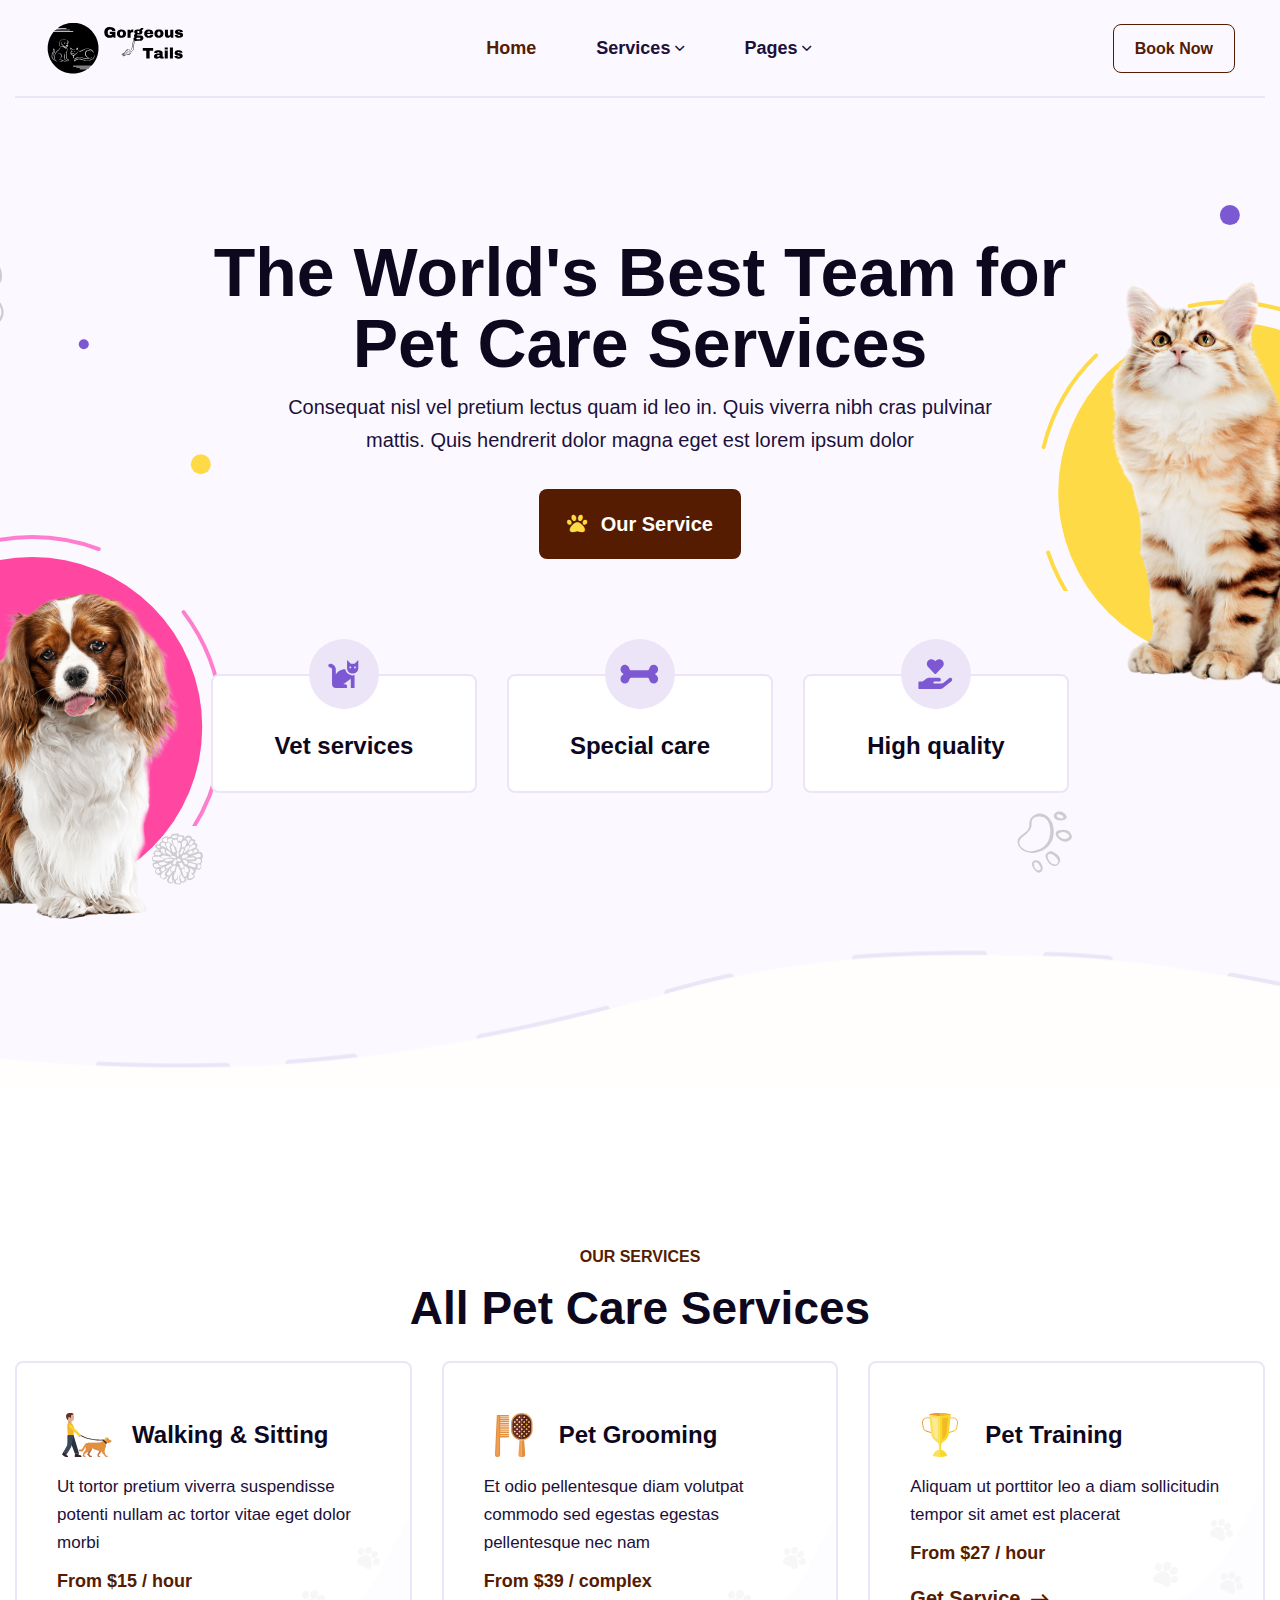
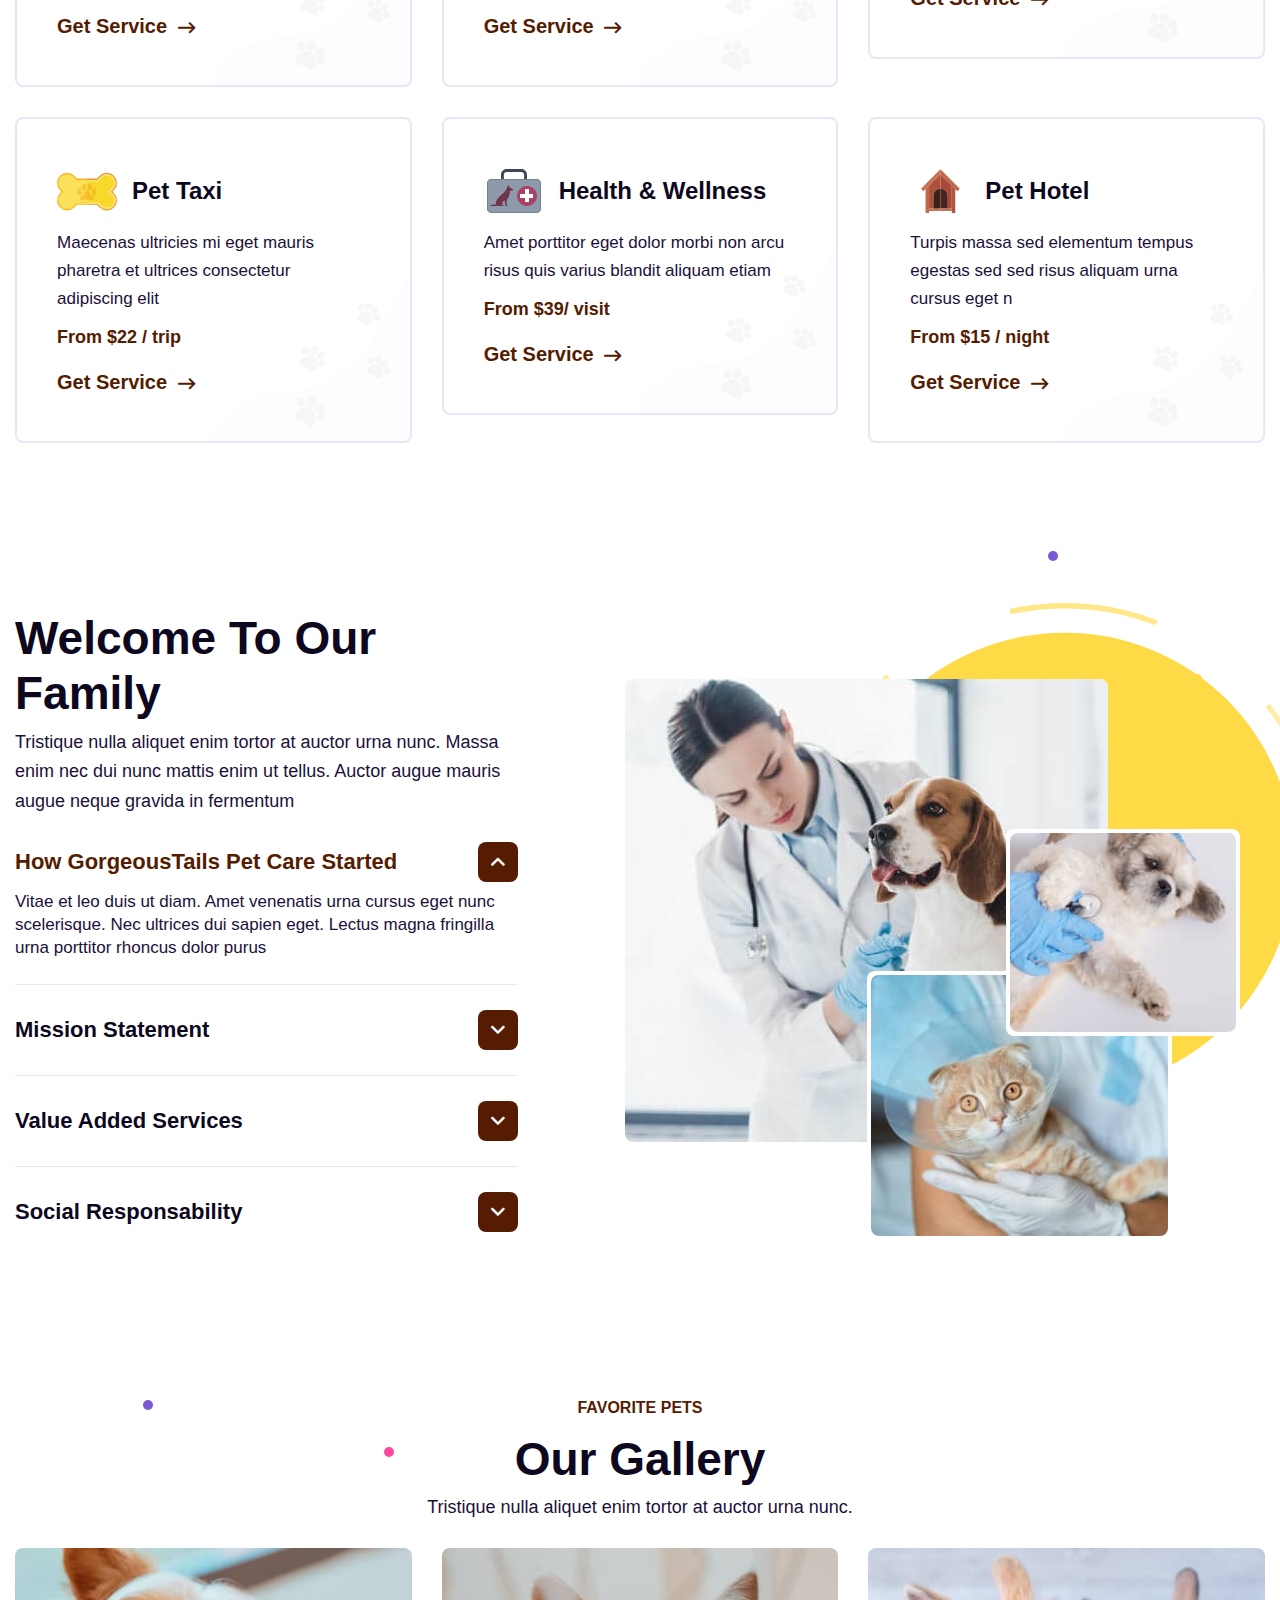
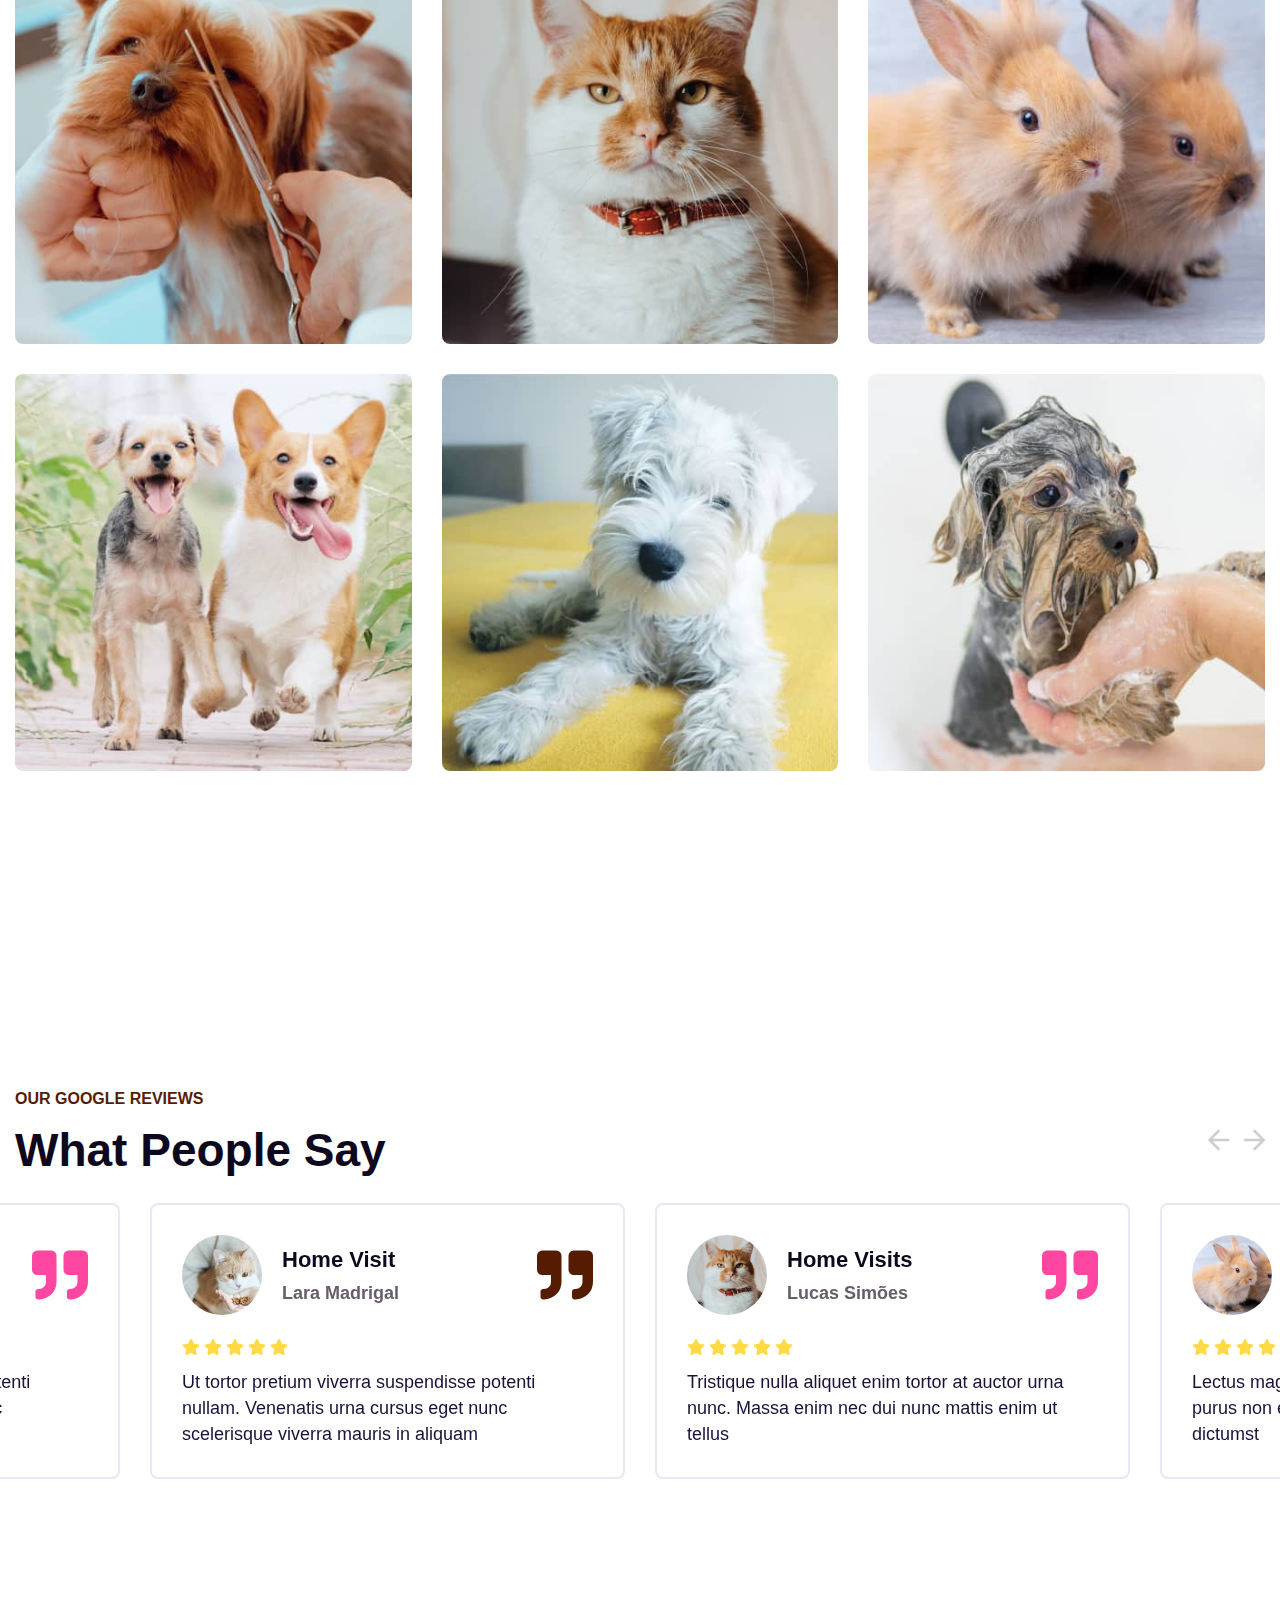
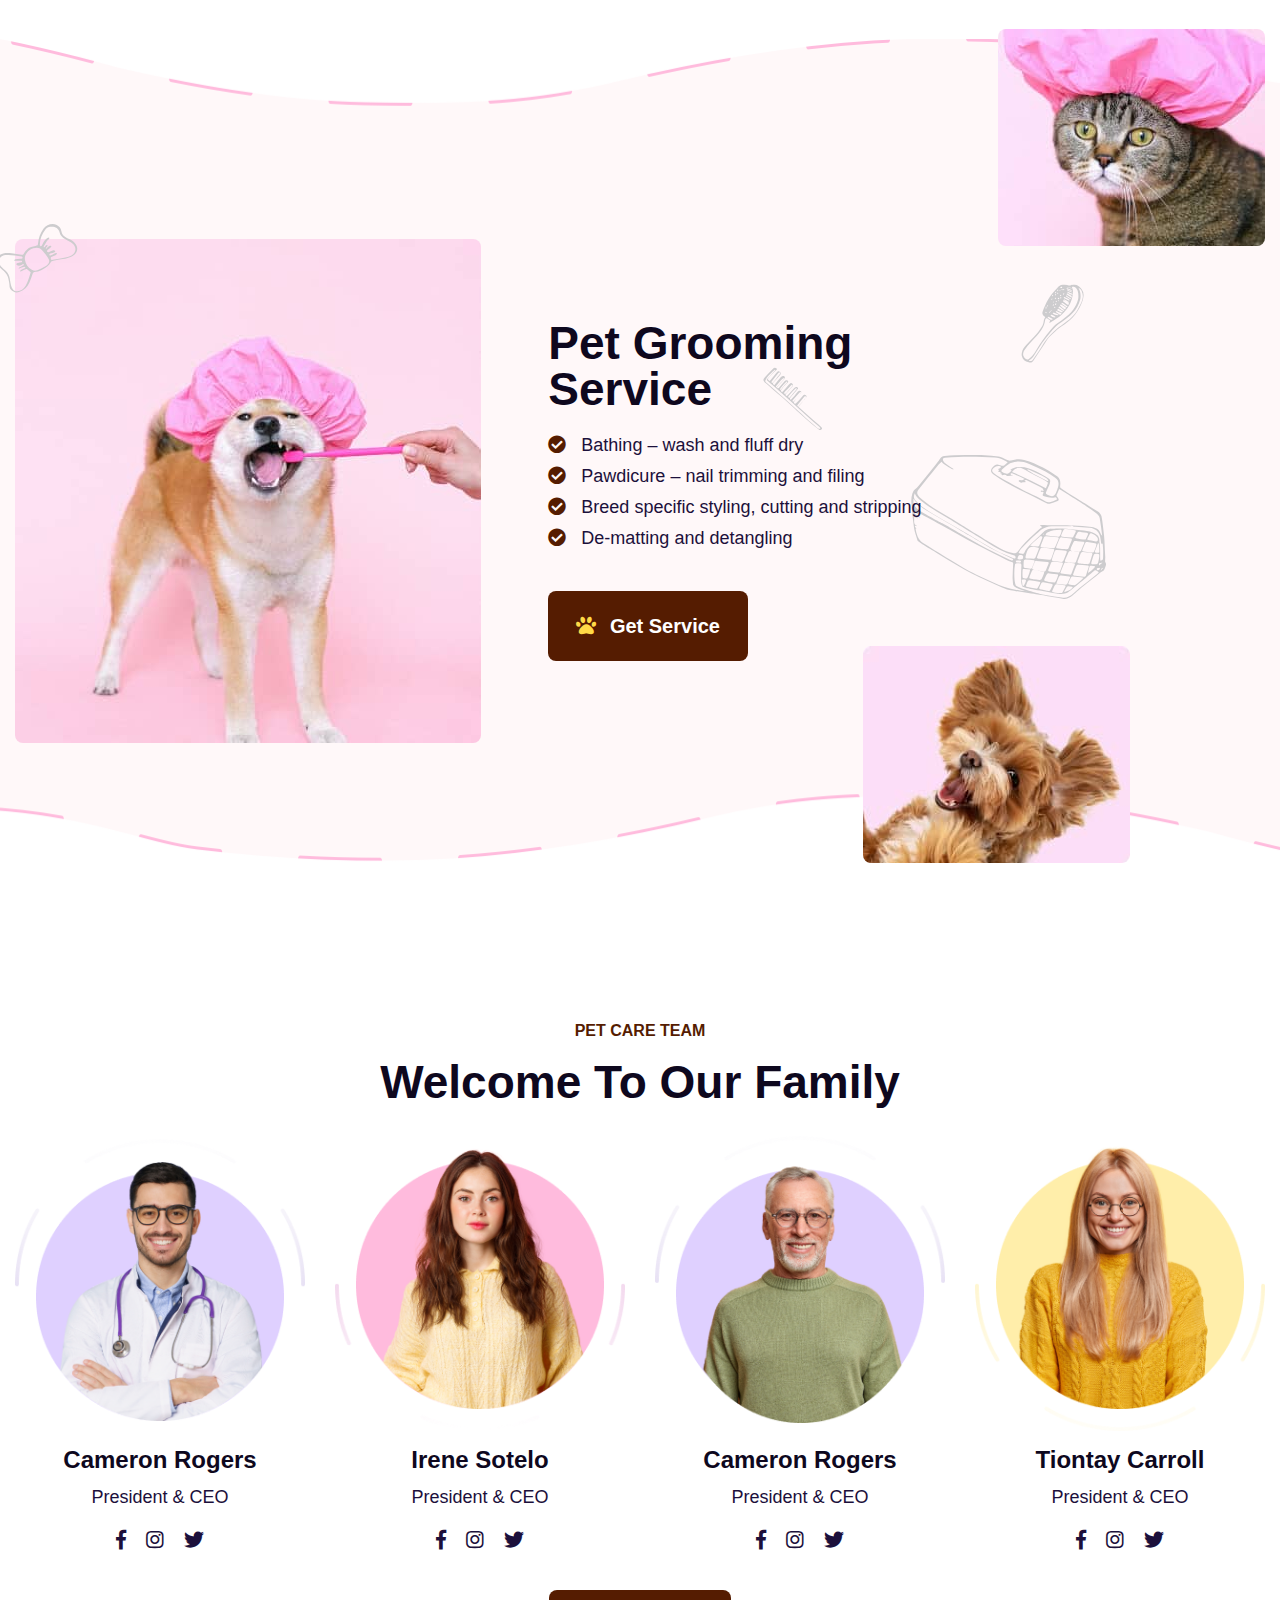
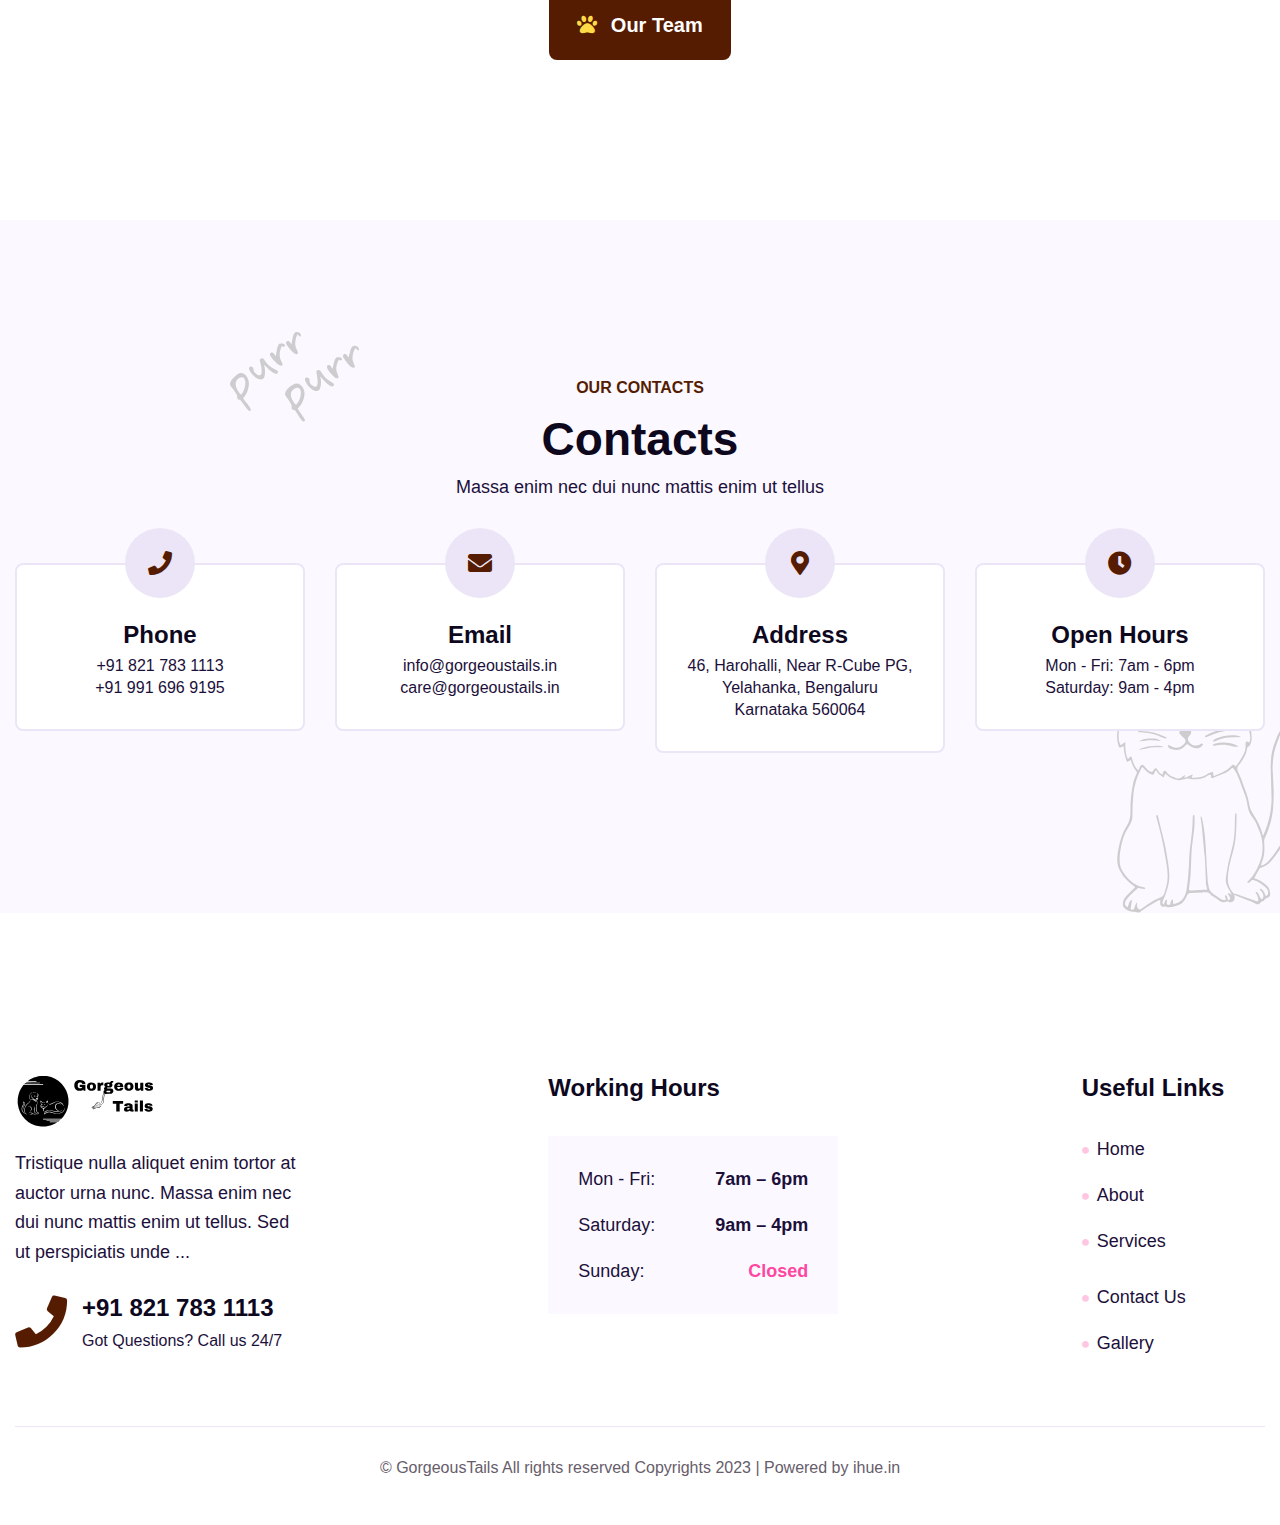
<file: index.html>
<!doctype html>
<html lang="zxx">
<head>
  <meta charset="utf-8">
  <meta name="viewport" content="width=device-width,initial-scale=1,shrink-to-fit=no">
  <meta http-equiv="x-ua-compatible" content="ie=edge">
  <title>Home - GorgeousTails – Pet Care Service </title>
  <link rel="shortcut icon" href="assets/images/logo/favourite_icon.svg">
  <link rel="stylesheet" type="text/css" href="assets/css/all.css">
</head>

<body>
  <div class="body_wrap">
    <div class="backtotop"><a href="#" class="scroll"><i class="far fa-arrow-up"></i></a></div>
    <header class="header_section header_boxed">
      <div class="container">
        <div class="box_wrap d-flex align-items-center justify-content-between">
          <div class="site_logo"><a href="index.html"><img class="logo_before" src="assets/images/logo/logo.svg"
                alt="Gorgeous Tails"></a></div>
          <nav class="main_menu navbar navbar-expand-lg">
            <div class="main_menu_inner collapse navbar-collapse" id="main_menu_dropdown">
              <ul class="main_menu_list unorder_list_center">
                <li class="active"><a class="nav-link" href="index.html" id="home_submenu" role="button" aria-expanded="false">Home</a>
                </li>
                <li class="dropdown"><a class="nav-link" href="#" id="service_submenu" role="button"
                    data-bs-toggle="dropdown" aria-expanded="false">Services</a>
                  <ul class="dropdown-menu" aria-labelledby="service_submenu">
                    <li><a href="service.html">Our Service</a></li>
                    <li><a href="service_details.html">Service Details</a></li>
                    <li><a href="gallery.html">Our Gallery</a></li>
                  </ul>
                </li>
                <li class="dropdown"><a class="nav-link" href="#" id="pages_submenu" role="button"
                    data-bs-toggle="dropdown" aria-expanded="false">Pages</a>
                  <ul class="dropdown-menu" aria-labelledby="pages_submenu">
                    <li><a href="about.html">About Us</a></li>
                    <li><a href="contact.html">Contact Us</a></li>
                  </ul>
                </li>
              </ul>
            </div>
          </nav>
          <ul class="header_btns_group unorder_list_right">
            <a href="book-now.html" class="cart_btn" role="button">Book Now</a>
          </ul>
        </div>
      </div>
    </header>
    <main>
      <section class="banner_section banner_style_1 decoration_wrap"
        style="background-image: url('assets/images/background/shape_bg_1.png');">
        <div class="section_overlay" style="background-image: url('assets/images/overlay/shapes_overlay_1.svg');"></div>
        <div class="container">
          <div class="banner_content">
            <h1 class="banner_title">The World's Best Team for Pet Care Services</h1>
            <p class="banner_description">Consequat nisl vel pretium lectus quam id leo in. Quis viverra nibh cras
              pulvinar mattis. Quis hendrerit dolor magna eget est lorem ipsum dolor</p><a class="btn btn_primary"
              href="service.html"><i class="fas fa-paw"></i> Our Service</a>
            <div class="banner_services_wrap row">
              <div class="col">
                <div class="iconbox_item iconbox_overicon">
                  <div class="item_icon"><svg width="31" height="30" viewBox="0 0 31 30" fill="none"
                      xmlns="http://www.w3.org/2000/svg">
                      <path
                        d="M17.291 10.3611C16.1191 10.3611 11.0215 10.4783 7.79883 15.4001V10.3611C7.79883 7.31421 5.2207 4.73608 2.17383 4.73608C1.11914 4.73608 0.298828 5.61499 0.298828 6.61108C0.298828 7.66577 1.11914 8.48608 2.17383 8.48608C3.16992 8.48608 4.04883 9.36499 4.04883 10.3611V25.3611C4.04883 27.4705 5.68945 29.1111 7.79883 29.1111H18.1113C18.5801 29.1111 19.0488 28.7009 19.0488 28.1736V27.2361C19.0488 26.24 18.1699 25.3611 17.1738 25.3611H15.2988L22.7988 19.7361V28.1736C22.7988 28.7009 23.209 29.1111 23.7363 29.1111H25.6113C26.0801 29.1111 26.5488 28.7009 26.5488 28.1736V16.1033C25.9043 16.2791 25.3184 16.3962 24.6738 16.3962C21.041 16.3962 17.9941 13.8181 17.291 10.3611ZM26.5488 4.73608H22.7988L19.0488 0.986084V8.89624C19.0488 12.0017 21.5098 14.5212 24.6738 14.5212C27.7793 14.5212 30.2988 12.0017 30.2988 8.89624V0.986084L26.5488 4.73608ZM22.3301 9.42358C21.8027 9.42358 21.3926 9.01343 21.3926 8.48608C21.3926 8.01733 21.8027 7.54858 22.3301 7.54858C22.7988 7.54858 23.2676 8.01733 23.2676 8.48608C23.2676 9.01343 22.7988 9.42358 22.3301 9.42358ZM27.0176 9.42358C26.4902 9.42358 26.0801 9.01343 26.0801 8.48608C26.0801 8.01733 26.4902 7.54858 27.0176 7.54858C27.4863 7.54858 27.9551 8.01733 27.9551 8.48608C27.9551 9.01343 27.4863 9.42358 27.0176 9.42358Z"
                        fill="#7C58D3" />
                    </svg></div>
                  <div class="item_content">
                    <h3 class="item_title mb-0">Vet services</h3>
                  </div><a class="item_global_link" href="service.html"></a>
                </div>
              </div>
              <div class="col">
                <div class="iconbox_item iconbox_overicon">
                  <div class="item_icon"><svg width="39" height="20" viewBox="0 0 39 20" fill="none"
                      xmlns="http://www.w3.org/2000/svg">
                      <path
                        d="M35.6465 9.46655C35.373 9.58374 35.2363 9.79858 35.2363 10.1111C35.2363 10.4236 35.373 10.6384 35.6465 10.7556C36.3887 11.1462 36.9746 11.6931 37.4043 12.3962C37.834 13.0994 38.0488 13.8611 38.0488 14.6814V15.1501C38.0488 16.322 37.6191 17.3376 36.7598 18.197C35.9004 19.0564 34.8848 19.4861 33.7129 19.4861C32.7754 19.4861 31.916 19.2126 31.1348 18.6658C30.3926 18.1189 29.8652 17.3962 29.5527 16.4978C29.5527 16.4587 29.4941 16.283 29.377 15.9705C29.2598 15.6189 29.1816 15.4041 29.1426 15.3259C29.1035 15.2087 29.0254 15.033 28.9082 14.7986C28.791 14.5251 28.6543 14.3494 28.498 14.2712C28.3809 14.1931 28.2246 14.115 28.0293 14.0369C27.834 13.9197 27.5996 13.8611 27.3262 13.8611H11.2715C11.0762 13.8611 10.9004 13.8806 10.7441 13.9197C10.5879 13.9587 10.4512 14.0173 10.334 14.0955C10.2168 14.1345 10.0996 14.2322 9.98242 14.3884C9.9043 14.5056 9.82617 14.6033 9.74805 14.6814C9.66992 14.7595 9.5918 14.8962 9.51367 15.0916C9.43555 15.2869 9.37695 15.4431 9.33789 15.5603C9.33789 15.6384 9.29883 15.7947 9.2207 16.0291C9.14258 16.2634 9.08398 16.4197 9.04492 16.4978C8.73242 17.3962 8.18555 18.1189 7.4043 18.6658C6.66211 19.2126 5.82227 19.4861 4.88477 19.4861C3.71289 19.4861 2.69727 19.0564 1.83789 18.197C0.978516 17.3376 0.548828 16.322 0.548828 15.1501V14.6814C0.548828 13.8611 0.763672 13.0994 1.19336 12.3962C1.62305 11.6931 2.20898 11.1462 2.95117 10.7556C3.22461 10.6384 3.36133 10.4236 3.36133 10.1111C3.36133 9.79858 3.22461 9.58374 2.95117 9.46655C2.20898 9.07593 1.62305 8.52905 1.19336 7.82593C0.763672 7.1228 0.548828 6.36108 0.548828 5.54077V5.07202C0.548828 3.90015 0.978516 2.88452 1.83789 2.02515C2.69727 1.16577 3.71289 0.736084 4.88477 0.736084C5.50977 0.736084 6.0957 0.872803 6.64258 1.14624C7.22852 1.38062 7.7168 1.73218 8.10742 2.20093C8.53711 2.63062 8.84961 3.13843 9.04492 3.72437C9.04492 3.76343 9.10352 3.95874 9.2207 4.3103C9.33789 4.6228 9.41602 4.83765 9.45508 4.95483C9.49414 5.03296 9.57227 5.20874 9.68945 5.48218C9.80664 5.71655 9.92383 5.8728 10.041 5.95093C10.1973 6.02905 10.373 6.12671 10.5684 6.2439C10.7637 6.32202 10.998 6.36108 11.2715 6.36108H27.3262C27.5215 6.36108 27.6973 6.34155 27.8535 6.30249C28.0488 6.26343 28.2051 6.1853 28.3223 6.06812C28.4785 5.95093 28.5957 5.85327 28.6738 5.77515C28.791 5.69702 28.8887 5.54077 28.9668 5.3064C29.084 5.07202 29.1426 4.91577 29.1426 4.83765C29.1816 4.75952 29.2598 4.56421 29.377 4.25171C29.4941 3.93921 29.5527 3.76343 29.5527 3.72437C29.8652 2.82593 30.3926 2.10327 31.1348 1.5564C31.916 1.00952 32.7754 0.736084 33.7129 0.736084C34.8848 0.736084 35.9004 1.16577 36.7598 2.02515C37.6191 2.88452 38.0488 3.90015 38.0488 5.07202V5.54077C38.0488 6.36108 37.834 7.1228 37.4043 7.82593C36.9746 8.52905 36.3887 9.07593 35.6465 9.46655Z"
                        fill="#7C58D3" />
                    </svg></div>
                  <div class="item_content">
                    <h3 class="item_title mb-0">Special care</h3>
                  </div><a class="item_global_link" href="service.html"></a>
                </div>
              </div>
              <div class="col">
                <div class="iconbox_item iconbox_overicon">
                  <div class="item_icon"><svg width="35" height="32" viewBox="0 0 35 32" fill="none"
                      xmlns="http://www.w3.org/2000/svg">
                      <path
                        d="M16.5371 15.7595L10.1504 9.07983C9.25195 8.14233 8.82227 6.97046 8.86133 5.56421C8.93945 4.15796 9.48633 3.02515 10.502 2.16577C11.4004 1.38452 12.4355 1.05249 13.6074 1.16968C14.8184 1.2478 15.834 1.71655 16.6543 2.57593L17.2988 3.27905L17.9434 2.57593C18.8027 1.71655 19.8184 1.2478 20.9902 1.16968C22.1621 1.05249 23.1973 1.38452 24.0957 2.16577C25.1504 3.02515 25.6973 4.15796 25.7363 5.56421C25.8145 6.97046 25.3848 8.14233 24.4473 9.07983L18.0605 15.7595C17.8262 15.9939 17.5723 16.1111 17.2988 16.1111C17.0254 16.1111 16.7715 15.9939 16.5371 15.7595ZM33.5293 20.3298C33.998 20.7205 34.2129 21.2087 34.1738 21.7947C34.1738 22.3806 33.9395 22.8494 33.4707 23.2009L24.623 30.2908C23.9199 30.8376 23.1387 31.1111 22.2793 31.1111H1.36133C1.08789 31.1111 0.853516 31.0134 0.658203 30.8181C0.501953 30.6619 0.423828 30.447 0.423828 30.1736V24.5486C0.423828 24.2751 0.501953 24.0603 0.658203 23.9041C0.853516 23.7087 1.08789 23.6111 1.36133 23.6111H4.58398L7.33789 21.3845C8.58789 20.3689 10.0332 19.8611 11.6738 19.8611H21.0488C21.6348 19.8611 22.1035 20.0955 22.4551 20.5642C22.8457 20.9939 23.002 21.4822 22.9238 22.0291C22.8457 22.4978 22.6113 22.8884 22.2207 23.2009C21.8301 23.4744 21.4004 23.6111 20.9316 23.6111H16.3613C16.0879 23.6111 15.8535 23.7087 15.6582 23.9041C15.502 24.0603 15.4238 24.2751 15.4238 24.5486C15.4238 24.822 15.502 25.0564 15.6582 25.2517C15.8535 25.408 16.0879 25.4861 16.3613 25.4861H23.2754C24.1738 25.4861 24.9551 25.2126 25.6191 24.6658L31.0684 20.3298C31.4199 20.0173 31.8301 19.8611 32.2988 19.8611C32.7676 19.8611 33.1777 20.0173 33.5293 20.3298Z"
                        fill="#7C58D3" />
                    </svg></div>
                  <div class="item_content">
                    <h3 class="item_title mb-0">High quality</h3>
                  </div><a class="item_global_link" href="service.html"></a>
                </div>
              </div>
            </div>
          </div>
        </div>
        <div class="decoration_item shape_1"><svg width="385" height="384" viewBox="0 0 385 384" fill="none"
            xmlns="http://www.w3.org/2000/svg">
            <circle cx="192.243" cy="192" r="190" stroke="url(#shape_circle_1)" stroke-width="4" stroke-linecap="round"
              stroke-dasharray="107 107" />
            <circle cx="192.243" cy="192" r="170" fill="#FFDA47" />
            <defs>
              <linearGradient id="shape_circle_1" x1="-30.159" y1="-153.951" x2="-30.159" y2="290.853"
                gradientUnits="userSpaceOnUse">
                <stop offset="1" stop-color="#FFDA47" />
                <stop offset="1" stop-color="#FFDA47" stop-opacity="0.01" />
              </linearGradient>
            </defs>
          </svg></div>
        <div class="decoration_item shape_2"><svg width="385" height="384" viewBox="0 0 385 384" fill="none"
            xmlns="http://www.w3.org/2000/svg">
            <circle cx="192.243" cy="192" r="190" stroke="url(#shape_circle_2)" stroke-width="4" stroke-linecap="round"
              stroke-dasharray="107 107" />
            <circle cx="192.243" cy="192" r="170" fill="#FF47A2" />
            <defs>
              <linearGradient id="shape_circle_2" x1="-30.159" y1="-153.951" x2="-30.159" y2="290.853"
                gradientUnits="userSpaceOnUse">
                <stop offset="1" stop-color="#FF7DCF" />
                <stop offset="1" stop-color="#FF47A2" stop-opacity="0.01" />
              </linearGradient>
            </defs>
          </svg></div>
        <div class="decoration_item chat_img_1"><img src="assets/images/banner/cat_img_1.png" alt="Cat Image"></div>
        <div class="decoration_item chat_img_2"><img src="assets/images/banner/cat_img_2.png" alt="Cat Image"></div>
      </section>
      <section class="service_section section_space_lg pb-0">
        <div class="container">
          <div class="section_title text-center">
            <h2 class="title_text mb-0"><span class="sub_title">Our Services</span> All Pet Care Services</h2>
          </div>
          <div class="row justify-content-center">
            <div class="col col-lg-4">
              <div class="service_item" style="background-image: url('assets/images/shape/shape_path_1.svg');">
                <div class="title_wrap">
                  <div class="item_icon"><img src="assets/images/icon/icon_pet_walking.svg" alt="Pet Walking"></div>
                  <h3 class="item_title mb-0">Walking & Sitting</h3>
                </div>
                <p>Ut tortor pretium viverra suspendisse potenti nullam ac tortor vitae eget dolor morbi</p>
                <div class="item_price"><span>From $15 / hour</span></div><a class="btn_unfill"
                  href="service_details.html"><span>Get Service</span> <i class="far fa-long-arrow-right"></i></a>
                <div class="decoration_image"><img src="assets/images/shape/shape_paws.svg" alt="Pet Paws"></div>
              </div>
            </div>
            <div class="col col-lg-4">
              <div class="service_item" style="background-image: url('assets/images/shape/shape_path_1.svg');">
                <div class="title_wrap">
                  <div class="item_icon"><img src="assets/images/icon/icon_pet_grooming.svg" alt="Pet Grooming"></div>
                  <h3 class="item_title mb-0">Pet Grooming</h3>
                </div>
                <p>Et odio pellentesque diam volutpat commodo sed egestas egestas pellentesque nec nam</p>
                <div class="item_price"><span>From $39 / complex</span></div><a class="btn_unfill"
                  href="service_details.html"><span>Get Service</span> <i class="far fa-long-arrow-right"></i></a>
                <div class="decoration_image"><img src="assets/images/shape/shape_paws.svg" alt="Pet Paws"></div>
              </div>
            </div>
            <div class="col col-lg-4">
              <div class="service_item" style="background-image: url('assets/images/shape/shape_path_1.svg');">
                <div class="title_wrap">
                  <div class="item_icon"><img src="assets/images/icon/icon_pet_training.svg" alt="Pet Training"></div>
                  <h3 class="item_title mb-0">Pet Training</h3>
                </div>
                <p>Aliquam ut porttitor leo a diam sollicitudin tempor sit amet est placerat</p>
                <div class="item_price"><span>From $27 / hour</span></div><a class="btn_unfill"
                  href="service_details.html"><span>Get Service</span> <i class="far fa-long-arrow-right"></i></a>
                <div class="decoration_image"><img src="assets/images/shape/shape_paws.svg" alt="Pet Paws"></div>
              </div>
            </div>
            <div class="col col-lg-4">
              <div class="service_item" style="background-image: url('assets/images/shape/shape_path_1.svg');">
                <div class="title_wrap">
                  <div class="item_icon"><img src="assets/images/icon/icon_pet_taxi.svg" alt="Pet Taxi"></div>
                  <h3 class="item_title mb-0">Pet Taxi</h3>
                </div>
                <p>Maecenas ultricies mi eget mauris pharetra et ultrices consectetur adipiscing elit</p>
                <div class="item_price"><span>From $22 / trip</span></div><a class="btn_unfill"
                  href="service_details.html"><span>Get Service</span> <i class="far fa-long-arrow-right"></i></a>
                <div class="decoration_image"><img src="assets/images/shape/shape_paws.svg" alt="Pet Paws"></div>
              </div>
            </div>
            <div class="col col-lg-4">
              <div class="service_item" style="background-image: url('assets/images/shape/shape_path_1.svg');">
                <div class="title_wrap">
                  <div class="item_icon"><img src="assets/images/icon/icon_pet_health.svg" alt="Pet Health & Wellness">
                  </div>
                  <h3 class="item_title mb-0">Health & Wellness</h3>
                </div>
                <p>Amet porttitor eget dolor morbi non arcu risus quis varius blandit aliquam etiam</p>
                <div class="item_price"><span>From $39/ visit</span></div><a class="btn_unfill"
                  href="service_details.html"><span>Get Service</span> <i class="far fa-long-arrow-right"></i></a>
                <div class="decoration_image"><img src="assets/images/shape/shape_paws.svg" alt="Pet Paws"></div>
              </div>
            </div>
            <div class="col col-lg-4">
              <div class="service_item" style="background-image: url('assets/images/shape/shape_path_1.svg');">
                <div class="title_wrap">
                  <div class="item_icon"><img src="assets/images/icon/icon_pet_hotel.svg" alt="Pet Hotel"></div>
                  <h3 class="item_title mb-0">Pet Hotel</h3>
                </div>
                <p>Turpis massa sed elementum tempus egestas sed sed risus aliquam urna cursus eget n</p>
                <div class="item_price"><span>From $15 / night</span></div><a class="btn_unfill"
                  href="service_details.html"><span>Get Service</span> <i class="far fa-long-arrow-right"></i></a>
                <div class="decoration_image"><img src="assets/images/shape/shape_paws.svg" alt="Pet Paws"></div>
              </div>
            </div>
          </div>
        </div>
      </section>
      <section class="about_section section_space_lg pb-0 decoration_wrap">
        <div class="container">
          <div class="row align-items-center justify-content-lg-between">
            <div class="col col-lg-5">
              <div class="section_title">
                <h2 class="title_text">Welcome To Our Family</h2>
                <p>Tristique nulla aliquet enim tortor at auctor urna nunc. Massa enim nec dui nunc mattis enim ut
                  tellus. Auctor augue mauris augue neque gravida in fermentum</p>
              </div>
              <div class="accordion" id="faq_accordion">
                <div class="accordion-item"><button class="accordion-button" type="button" data-bs-toggle="collapse"
                    data-bs-target="#faq_collapse_1" aria-expanded="true" aria-controls="faq_collapse_1">How GorgeousTails Pet
                    Care Started</button>
                  <div id="faq_collapse_1" class="accordion-collapse collapse show" data-bs-parent="#faq_accordion">
                    <div class="accordion-body">
                      <p class="m-0">Vitae et leo duis ut diam. Amet venenatis urna cursus eget nunc scelerisque. Nec
                        ultrices dui sapien eget. Lectus magna fringilla urna porttitor rhoncus dolor purus</p>
                    </div>
                  </div>
                </div>
                <div class="accordion-item"><button class="accordion-button collapsed" type="button"
                    data-bs-toggle="collapse" data-bs-target="#faq_collapse_2" aria-expanded="false"
                    aria-controls="faq_collapse_2">Mission Statement</button>
                  <div id="faq_collapse_2" class="accordion-collapse collapse" data-bs-parent="#faq_accordion">
                    <div class="accordion-body">
                      <p class="m-0">Vitae et leo duis ut diam. Amet venenatis urna cursus eget nunc scelerisque. Nec
                        ultrices dui sapien eget. Lectus magna fringilla urna porttitor rhoncus dolor purus</p>
                    </div>
                  </div>
                </div>
                <div class="accordion-item"><button class="accordion-button collapsed" type="button"
                    data-bs-toggle="collapse" data-bs-target="#faq_collapse_3" aria-expanded="false"
                    aria-controls="faq_collapse_3">Value Added Services</button>
                  <div id="faq_collapse_3" class="accordion-collapse collapse" data-bs-parent="#faq_accordion">
                    <div class="accordion-body">
                      <p class="m-0">Vitae et leo duis ut diam. Amet venenatis urna cursus eget nunc scelerisque. Nec
                        ultrices dui sapien eget. Lectus magna fringilla urna porttitor rhoncus dolor purus</p>
                    </div>
                  </div>
                </div>
                <div class="accordion-item"><button class="accordion-button collapsed" type="button"
                    data-bs-toggle="collapse" data-bs-target="#faq_collapse_4" aria-expanded="false"
                    aria-controls="faq_collapse_4">Social Responsability</button>
                  <div id="faq_collapse_4" class="accordion-collapse collapse" data-bs-parent="#faq_accordion">
                    <div class="accordion-body">
                      <p class="m-0">Vitae et leo duis ut diam. Amet venenatis urna cursus eget nunc scelerisque. Nec
                        ultrices dui sapien eget. Lectus magna fringilla urna porttitor rhoncus dolor purus</p>
                    </div>
                  </div>
                </div>
              </div>
            </div>
            <div class="col col-lg-6">
              <div class="about_image_1">
                <div class="image_1 p-0"><img src="assets/images/about/about_img_1.jpg" alt="Pet Doctor"></div>
                <div class="image_2"><img src="assets/images/about/about_img_2.jpg" alt="Cat Image"></div>
                <div class="image_3"><img src="assets/images/about/about_img_3.jpg" alt="Dog Image"></div>
                <div class="shape_img_1"><img src="assets/images/shape/shape_circle_1.svg" alt="Yellow Circle"></div>
              </div>
            </div>
          </div>
        </div>
        <div class="decoration_item shape_dot_1"><img src="assets/images/shape/shape_dot_group_1.svg"
            alt="Colorful Dots"></div>
      </section>
      <section class="gallery_section section_space_lg decoration_wrap">
        <div class="container">
          <div class="section_title text-center">
            <h2 class="title_text"><span class="sub_title">favorite pets</span> Our Gallery</h2>
            <p class="mb-0">Tristique nulla aliquet enim tortor at auctor urna nunc.</p>
          </div>
          <div class="row">
            <div class="col col-lg-4 col-md-6 col-sm-6">
              <div class="gallery_item">
                <div class="item_image"><img src="assets/images/gallery/gallery_img_1.jpg" alt="Pet Image"></div><a
                  class="item_content" href="#!"><span class="d-block"><small>SERVICES</small></span> <strong
                    class="d-block">Cat Grooming</strong></a>
              </div>
            </div>
            <div class="col col-lg-4 col-md-6 col-sm-6">
              <div class="gallery_item">
                <div class="item_image"><img src="assets/images/gallery/gallery_img_2.jpg" alt="Pet Image"></div><a
                  class="item_content" href="#!"><span class="d-block"><small>SERVICES</small></span> <strong
                    class="d-block">Cat Grooming</strong></a>
              </div>
            </div>
            <div class="col col-lg-4 col-md-6 col-sm-6">
              <div class="gallery_item">
                <div class="item_image"><img src="assets/images/gallery/gallery_img_3.jpg" alt="Pet Image"></div><a
                  class="item_content" href="#!"><span class="d-block"><small>SERVICES</small></span> <strong
                    class="d-block">Cat Grooming</strong></a>
              </div>
            </div>
            <div class="col col-lg-4 col-md-6 col-sm-6">
              <div class="gallery_item">
                <div class="item_image"><img src="assets/images/gallery/gallery_img_4.jpg" alt="Pet Image"></div><a
                  class="item_content" href="#!"><span class="d-block"><small>SERVICES</small></span> <strong
                    class="d-block">Cat Grooming</strong></a>
              </div>
            </div>
            <div class="col col-lg-4 col-md-6 col-sm-6">
              <div class="gallery_item">
                <div class="item_image"><img src="assets/images/gallery/gallery_img_5.jpg" alt="Pet Image"></div><a
                  class="item_content" href="#!"><span class="d-block"><small>SERVICES</small></span> <strong
                    class="d-block">Cat Grooming</strong></a>
              </div>
            </div>
            <div class="col col-lg-4 col-md-6 col-sm-6">
              <div class="gallery_item">
                <div class="item_image"><img src="assets/images/gallery/gallery_img_6.jpg" alt="Pet Image"></div><a
                  class="item_content" href="#!"><span class="d-block"><small>SERVICES</small></span> <strong
                    class="d-block">Cat Grooming</strong></a>
              </div>
            </div>
          </div>
        </div>
        <div class="decoration_item shape_dot_1"><img src="assets/images/shape/shape_dot_group_2.svg"
            alt="Colorful Dots"></div>
      </section>
      <section class="testimonial_section section_space_lg">
        <div class="container">
          <div class="section_title">
            <h2 class="title_text mb-0"><span class="sub_title">Our Google Reviews</span> What People Say</h2>
          </div>
        </div>
        <div class="testimonial_carousel">
          <div class="row common_carousel_3col" data-slick='{"dots": false, "centerMode": true}'>
            <div class="col carousel_item">
              <div class="testimonial_item">
                <div class="testimonial_admin">
                  <div class="admin_thumbnail"><img src="assets/images/meta/thumbnail_img_1.png"
                      alt="Pet Thumbnail Image"></div>
                  <div class="admin_info">
                    <h4 class="admin_name">Home Visits</h4><span class="admin_designation">Lucas Simões</span>
                  </div>
                </div>
                <ul class="rating_star">
                  <li><i class="fas fa-star"></i></li>
                  <li><i class="fas fa-star"></i></li>
                  <li><i class="fas fa-star"></i></li>
                  <li><i class="fas fa-star"></i></li>
                  <li><i class="fas fa-star"></i></li>
                </ul>
                <p class="mb-0">Tristique nulla aliquet enim tortor at auctor urna nunc. Massa enim nec dui nunc mattis
                  enim ut tellus</p><span class="quote_icon"><i class="fas fa-quote-right"></i></span>
              </div>
            </div>
            <div class="col carousel_item">
              <div class="testimonial_item">
                <div class="testimonial_admin">
                  <div class="admin_thumbnail"><img src="assets/images/meta/thumbnail_img_2.png"
                      alt="Pet Thumbnail Image"></div>
                  <div class="admin_info">
                    <h4 class="admin_name">Dog Boarding</h4><span class="admin_designation">Wilhelm Dowall</span>
                  </div>
                </div>
                <ul class="rating_star">
                  <li><i class="fas fa-star"></i></li>
                  <li><i class="fas fa-star"></i></li>
                  <li><i class="fas fa-star"></i></li>
                  <li><i class="fas fa-star"></i></li>
                  <li><i class="fas fa-star"></i></li>
                </ul>
                <p class="mb-0">Lectus magna fringilla urna porttitor rhoncus dolor purus non enim. Tellus in hac
                  habitasse platea dictumst</p><span class="quote_icon"><i class="fas fa-quote-right"></i></span>
              </div>
            </div>
            <div class="col carousel_item">
              <div class="testimonial_item">
                <div class="testimonial_admin">
                  <div class="admin_thumbnail"><img src="assets/images/meta/thumbnail_img_3.png"
                      alt="Pet Thumbnail Image"></div>
                  <div class="admin_info">
                    <h4 class="admin_name">Pet Training</h4><span class="admin_designation">Lara Madrigal</span>
                  </div>
                </div>
                <ul class="rating_star">
                  <li><i class="fas fa-star"></i></li>
                  <li><i class="fas fa-star"></i></li>
                  <li><i class="fas fa-star"></i></li>
                  <li><i class="fas fa-star"></i></li>
                  <li><i class="fas fa-star"></i></li>
                </ul>
                <p class="mb-0">Ut tortor pretium viverra suspendisse potenti nullam. Venenatis urna cursus eget nunc
                  scelerisque viverra mauris in aliquam</p><span class="quote_icon"><i
                    class="fas fa-quote-right"></i></span>
              </div>
            </div>
            <div class="col carousel_item">
              <div class="testimonial_item">
                <div class="testimonial_admin">
                  <div class="admin_thumbnail"><img src="assets/images/meta/thumbnail_img_4.png"
                      alt="Pet Thumbnail Image"></div>
                  <div class="admin_info">
                    <h4 class="admin_name">Home Visit</h4><span class="admin_designation">Lara Madrigal</span>
                  </div>
                </div>
                <ul class="rating_star">
                  <li><i class="fas fa-star"></i></li>
                  <li><i class="fas fa-star"></i></li>
                  <li><i class="fas fa-star"></i></li>
                  <li><i class="fas fa-star"></i></li>
                  <li><i class="fas fa-star"></i></li>
                </ul>
                <p class="mb-0">Ut tortor pretium viverra suspendisse potenti nullam. Venenatis urna cursus eget nunc
                  scelerisque viverra mauris in aliquam</p><span class="quote_icon"><i
                    class="fas fa-quote-right"></i></span>
              </div>
            </div>
            <div class="col carousel_item">
              <div class="testimonial_item">
                <div class="testimonial_admin">
                  <div class="admin_thumbnail"><img src="assets/images/meta/thumbnail_img_1.png"
                      alt="Pet Thumbnail Image"></div>
                  <div class="admin_info">
                    <h4 class="admin_name">Home Visits</h4><span class="admin_designation">Lucas Simões</span>
                  </div>
                </div>
                <ul class="rating_star">
                  <li><i class="fas fa-star"></i></li>
                  <li><i class="fas fa-star"></i></li>
                  <li><i class="fas fa-star"></i></li>
                  <li><i class="fas fa-star"></i></li>
                  <li><i class="fas fa-star"></i></li>
                </ul>
                <p class="mb-0">Tristique nulla aliquet enim tortor at auctor urna nunc. Massa enim nec dui nunc mattis
                  enim ut tellus</p><span class="quote_icon"><i class="fas fa-quote-right"></i></span>
              </div>
            </div>
            <div class="col carousel_item">
              <div class="testimonial_item">
                <div class="testimonial_admin">
                  <div class="admin_thumbnail"><img src="assets/images/meta/thumbnail_img_2.png"
                      alt="Pet Thumbnail Image"></div>
                  <div class="admin_info">
                    <h4 class="admin_name">Dog Boarding</h4><span class="admin_designation">Wilhelm Dowall</span>
                  </div>
                </div>
                <ul class="rating_star">
                  <li><i class="fas fa-star"></i></li>
                  <li><i class="fas fa-star"></i></li>
                  <li><i class="fas fa-star"></i></li>
                  <li><i class="fas fa-star"></i></li>
                  <li><i class="fas fa-star"></i></li>
                </ul>
                <p class="mb-0">Lectus magna fringilla urna porttitor rhoncus dolor purus non enim. Tellus in hac
                  habitasse platea dictumst</p><span class="quote_icon"><i class="fas fa-quote-right"></i></span>
              </div>
            </div>
            <div class="col carousel_item">
              <div class="testimonial_item">
                <div class="testimonial_admin">
                  <div class="admin_thumbnail"><img src="assets/images/meta/thumbnail_img_3.png"
                      alt="Pet Thumbnail Image"></div>
                  <div class="admin_info">
                    <h4 class="admin_name">Pet Training</h4><span class="admin_designation">Lara Madrigal</span>
                  </div>
                </div>
                <ul class="rating_star">
                  <li><i class="fas fa-star"></i></li>
                  <li><i class="fas fa-star"></i></li>
                  <li><i class="fas fa-star"></i></li>
                  <li><i class="fas fa-star"></i></li>
                  <li><i class="fas fa-star"></i></li>
                </ul>
                <p class="mb-0">Ut tortor pretium viverra suspendisse potenti nullam. Venenatis urna cursus eget nunc
                  scelerisque viverra mauris in aliquam</p><span class="quote_icon"><i
                    class="fas fa-quote-right"></i></span>
              </div>
            </div>
            <div class="col carousel_item">
              <div class="testimonial_item">
                <div class="testimonial_admin">
                  <div class="admin_thumbnail"><img src="assets/images/meta/thumbnail_img_4.png"
                      alt="Pet Thumbnail Image"></div>
                  <div class="admin_info">
                    <h4 class="admin_name">Home Visit</h4><span class="admin_designation">Lara Madrigal</span>
                  </div>
                </div>
                <ul class="rating_star">
                  <li><i class="fas fa-star"></i></li>
                  <li><i class="fas fa-star"></i></li>
                  <li><i class="fas fa-star"></i></li>
                  <li><i class="fas fa-star"></i></li>
                  <li><i class="fas fa-star"></i></li>
                </ul>
                <p class="mb-0">Ut tortor pretium viverra suspendisse potenti nullam. Venenatis urna cursus eget nunc
                  scelerisque viverra mauris in aliquam</p><span class="quote_icon"><i
                    class="fas fa-quote-right"></i></span>
              </div>
            </div>
          </div>
          <div class="carousel_arrow">
            <div class="container"><button type="button" class="cc3c_left_arrow"><i
                  class="far fa-arrow-left"></i></button> <button type="button" class="cc3c_right_arrow"><i
                  class="far fa-arrow-right"></i></button></div>
          </div>
        </div>
      </section>
      <section class="feature_service decoration_wrap"
        style="background-image: url('assets/images/background/shape_bg_2.png');">
        <div class="container">
          <div class="row align-items-center">
            <div class="col col-lg-5">
              <div class="feature_image">
                <div class="image_wrap"><img src="assets/images/feature/feature_img_1.jpg"
                    alt="Pet Grooming Service Image"></div>
                <div class="shape_image_1"><img src="assets/images/shape/shape_butterfly.svg" alt="Butterfly Shape">
                </div>
              </div>
            </div>
            <div class="col col-lg-4">
              <div class="feature_content">
                <h2 class="item_title">Pet Grooming Service</h2>
                <ul class="icon_list unorder_list_block">
                  <li><i class="fas fa-check-circle"></i> <span>Bathing – wash and fluff dry</span></li>
                  <li><i class="fas fa-check-circle"></i> <span>Pawdicure – nail trimming and filing</span></li>
                  <li><i class="fas fa-check-circle"></i> <span>Breed specific styling, cutting and stripping</span>
                  </li>
                  <li><i class="fas fa-check-circle"></i> <span>De-matting and detangling</span></li>
                </ul><a class="btn btn_primary" href="service_details.html"><i class="fas fa-paw"></i> Get Service</a>
              </div>
            </div>
          </div>
        </div>
        <div class="decoration_item shape_image_2"><img src="assets/images/shape/shape_group_1.svg" alt="Pet Tools Box">
        </div>
        <div class="decoration_item decoration_image_1"><img src="assets/images/feature/feature_img_2.jpg"
            alt="Pet Grooming Service Image"></div>
        <div class="decoration_item decoration_image_2"><img src="assets/images/feature/feature_img_3.jpg"
            alt="Pet Grooming Service Image"></div>
      </section>
      <section class="team_section section_space_lg">
        <div class="container">
          <div class="section_title text-center">
            <h2 class="title_text mb-0"><span class="sub_title">Pet Care Team</span> Welcome To Our Family</h2>
          </div>
          <div class="row justify-content-center">
            <div class="col col-lg-3 col-md-6 col-sm-6">
              <div class="team_item text-center">
                <div class="item_image"><img src="assets/images/team/team_img_1.png" alt="Team Image"></div>
                <div class="item_content">
                  <h3 class="item_title">Cameron Rogers</h3><span class="item_designation">President & CEO</span>
                  <ul class="social_links unorder_list">
                    <li><a href="#!"><i class="fab fa-facebook-f"></i></a></li>
                    <li><a href="#!"><i class="fab fa-instagram"></i></a></li>
                    <li><a href="#!"><i class="fab fa-twitter"></i></a></li>
                  </ul>
                </div>
              </div>
            </div>
            <div class="col col-lg-3 col-md-6 col-sm-6">
              <div class="team_item text-center">
                <div class="item_image"><img src="assets/images/team/team_img_2.png" alt="Team Image"></div>
                <div class="item_content">
                  <h3 class="item_title">Irene Sotelo</h3><span class="item_designation">President & CEO</span>
                  <ul class="social_links unorder_list">
                    <li><a href="#!"><i class="fab fa-facebook-f"></i></a></li>
                    <li><a href="#!"><i class="fab fa-instagram"></i></a></li>
                    <li><a href="#!"><i class="fab fa-twitter"></i></a></li>
                  </ul>
                </div>
              </div>
            </div>
            <div class="col col-lg-3 col-md-6 col-sm-6">
              <div class="team_item text-center">
                <div class="item_image"><img src="assets/images/team/team_img_3.png" alt="Team Image"></div>
                <div class="item_content">
                  <h3 class="item_title">Cameron Rogers</h3><span class="item_designation">President & CEO</span>
                  <ul class="social_links unorder_list">
                    <li><a href="#!"><i class="fab fa-facebook-f"></i></a></li>
                    <li><a href="#!"><i class="fab fa-instagram"></i></a></li>
                    <li><a href="#!"><i class="fab fa-twitter"></i></a></li>
                  </ul>
                </div>
              </div>
            </div>
            <div class="col col-lg-3 col-md-6 col-sm-6">
              <div class="team_item text-center">
                <div class="item_image"><img src="assets/images/team/team_img_4.png" alt="Team Image"></div>
                <div class="item_content">
                  <h3 class="item_title">Tiontay Carroll</h3><span class="item_designation">President & CEO</span>
                  <ul class="social_links unorder_list">
                    <li><a href="#!"><i class="fab fa-facebook-f"></i></a></li>
                    <li><a href="#!"><i class="fab fa-instagram"></i></a></li>
                    <li><a href="#!"><i class="fab fa-twitter"></i></a></li>
                  </ul>
                </div>
              </div>
            </div>
          </div>
          <div class="text-center"><a class="btn btn_primary" href="team.html"><i class="fas fa-paw"></i> Our Team</a>
          </div>
        </div>
      </section>
      <section class="contact_section bg_gray section_space_lg decoration_wrap">
        <div class="container">
          <div class="section_title text-center">
            <h2 class="title_text"><span class="sub_title">Our Contacts</span> Contacts</h2>
            <p class="mb-0">Massa enim nec dui nunc mattis enim ut tellus</p>
          </div>
          <div class="row justify-content-center">
            <div class="col col-lg-3 col-md-6 col-sm-6">
              <div class="iconbox_item iconbox_overicon">
                <div class="item_icon"><i class="fas fa-phone"></i></div>
                <div class="item_content">
                  <h3 class="item_title">Phone</h3>
                  <ul class="item_info_list unorder_list_block">
                    <li>+91 821 783 1113</li>
                    <li>+91 991 696 9195</li>
                  </ul>
                </div>
              </div>
            </div>
            <div class="col col-lg-3 col-md-6 col-sm-6">
              <div class="iconbox_item iconbox_overicon">
                <div class="item_icon"><i class="fas fa-envelope"></i></div>
                <div class="item_content">
                  <h3 class="item_title">Email</h3>
                  <ul class="item_info_list unorder_list_block">
                    <li>info@gorgeoustails.in</li>
                    <li>care@gorgeoustails.in</li>
                  </ul>
                </div>
              </div>
            </div>
            <div class="col col-lg-3 col-md-6 col-sm-6">
              <div class="iconbox_item iconbox_overicon">
                <div class="item_icon"><i class="fas fa-map-marker-alt"></i></div>
                <div class="item_content">
                  <h3 class="item_title">Address</h3>
                  <ul class="item_info_list unorder_list_block">
                    <li>46, Harohalli, Near R-Cube PG, Yelahanka, Bengaluru</li>
                    <li>Karnataka 560064</li>
                  </ul>
                </div>
              </div>
            </div>
            <div class="col col-lg-3 col-md-6 col-sm-6">
              <div class="iconbox_item iconbox_overicon">
                <div class="item_icon"><i class="fas fa-clock"></i></div>
                <div class="item_content">
                  <h3 class="item_title">Open Hours</h3>
                  <ul class="item_info_list unorder_list_block">
                    <li>Mon - Fri: 7am - 6pm</li>
                    <li>Saturday: 9am - 4pm</li>
                  </ul>
                </div>
              </div>
            </div>
          </div>
        </div>
        <div class="decoration_item shape_image_1"><img src="assets/images/shape/shape_purr.svg" alt="Pet Purr"></div>
        <div class="decoration_item shape_image_2"><img src="assets/images/shape/shape_cat.svg" alt="Cat"></div>
      </section>
    </main>
    <footer class="footer_section">
      <div class="footer_widget_area section_space_lg">
        <div class="container">
          <div class="row justify-content-lg-between">
            <div class="col col-lg-3 col-md-6 col-sm-6">
              <div class="footer_widget footer_about">
                <div class="site_logo"><a href="index.html"><img class="logo_before" src="assets/images/logo/logo.svg"
                      alt="GorgeousTails Logo"></a></div>
                <p>Tristique nulla aliquet enim tortor at auctor urna nunc. Massa enim nec dui nunc mattis enim ut
                  tellus. Sed ut perspiciatis unde ...</p>
                <div class="footer_hotline iconbox_item iconbox_lefticon">
                  <div class="item_icon"><i class="fas fa-phone"></i></div>
                  <div class="item_content">
                    <h3 class="item_title"><a href="tel:+918217831113">+91 821 783 1113</a></h3>
                    <p class="mb-0">Got Questions? Call us 24/7</p>
                  </div>
                </div>
              </div>
            </div>
            <div class="col col-lg-3 col-md-6 col-sm-6">
              <div class="footer_widget">
                <h3 class="footer_widget_title">Working Hours</h3>
                <div class="office_hour">
                  <ul class="unorder_list_block">
                    <li><span>Mon - Fri:</span> <span>7am – 6pm</span></li>
                    <li><span>Saturday:</span> <span>9am – 4pm</span></li>
                    <li><span>Sunday:</span> <span><strong>Closed</strong></span></li>
                  </ul>
                </div>
              </div>
            </div>
            <div class="col col-lg-2 col-md-6 col-sm-6">
              <div class="footer_widget">
                <h3 class="footer_widget_title">Useful Links</h3>
                <div class="page_list">
                  <ul class="unorder_list_block">
                    <li><a href="index.html"><i class="fas fa-circle"></i>Home</a></li>
                    <li><a href="about.html"><i class="fas fa-circle"></i>About</a></li>
                    <li><a href="service.html"><i class="fas fa-circle"></i>Services</a></li>
                    
                  </ul>
                  <ul class="unorder_list_block">
                    <li><a href="contact.html"><i class="fas fa-circle"></i>Contact Us</a></li>
                    <li><a href="gallery.html"><i class="fas fa-circle"></i>Gallery</a></li>
                  </ul>
                </div>
              </div>
            </div>
            
          </div>
        </div>
      </div>
      <div class="footer_bottom">
        <div class="container">
          <p class="copyrights_text text-center"> © GorgeousTails  All rights reserved
            Copyrights 2023 | Powered by <a href="https://ihue.in">ihue.in</a></p>
        </div>
      </div>
    </footer>
  </div>
  <script src="assets/js/jquery.min.js"></script>
  <script src="assets/js/popper.min.js"></script>
  <script src="assets/js/bootstrap.min.js"></script>
  <script src="assets/js/bootstrap-dropdown-ml-hack.js"></script>
  <script src="assets/js/slick.min.js"></script>
  <script src="assets/js/magnific-popup.min.js"></script>
  <script src="assets/js/nice-select.min.js"></script>
  <script src="assets/js/jquery-ui.js"></script>
  <script src="assets/js/vanilla-calendar.min.js"></script>
  <script src="assets/js/countdown.js"></script>
  <script src="assets/js/main.js"></script>
  <script async src="https://www.googletagmanager.com/gtag/js?id=G-TSZFRP5V2X"></script>
  <script>window.dataLayer = window.dataLayer || [];
    function gtag() { dataLayer.push(arguments); }
    gtag('js', new Date());

    gtag('config', 'G-TSZFRP5V2X');</script>
</body>
</html>
</file>
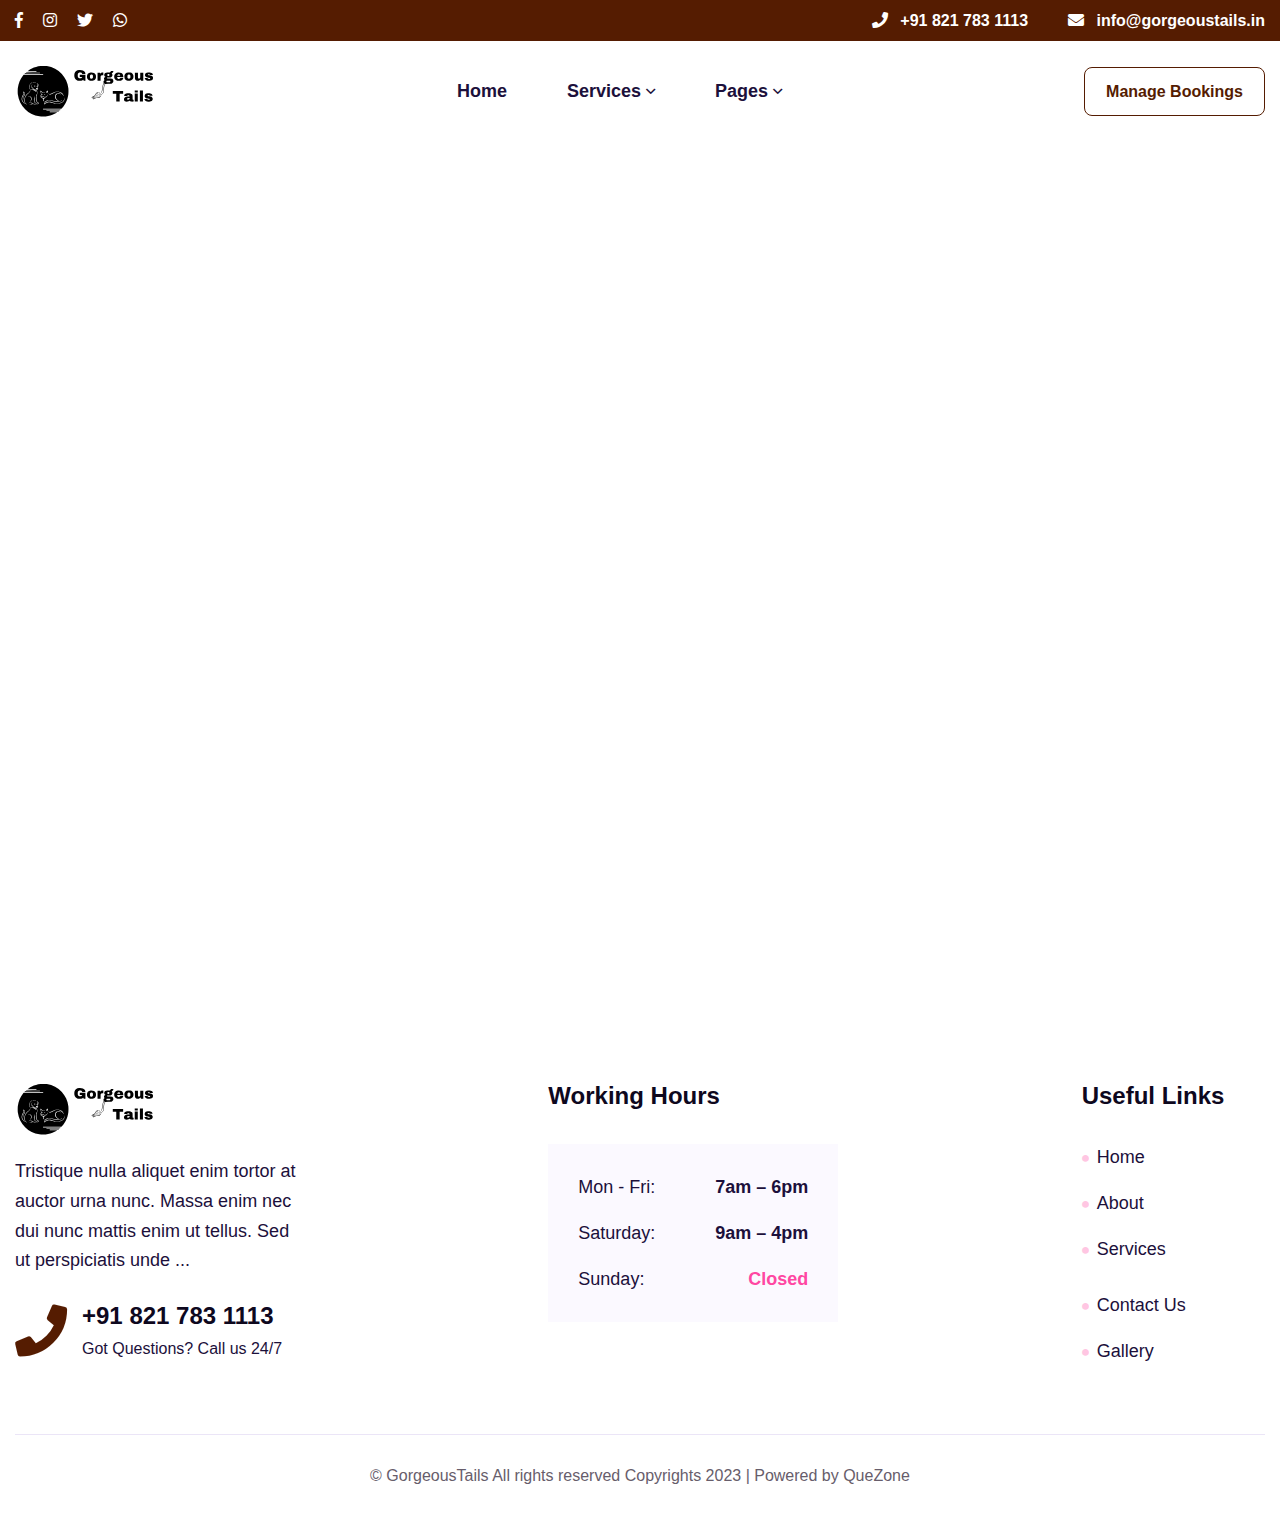
<file: book-now.html>
<!doctype html>
<html lang="zxx">
<head>
  <meta charset="utf-8">
  <meta name="viewport" content="width=device-width,initial-scale=1,shrink-to-fit=no">
  <meta http-equiv="x-ua-compatible" content="ie=edge">
  <title>Book Now - GorgeousTails – Pet Care Service </title>
  <link rel="shortcut icon" href="assets/images/logo/favourite_icon.svg">
  <link rel="stylesheet" type="text/css" href="assets/css/all.css">
</head>

<body>
  <div class="body_wrap">
    <div class="backtotop"><a href="#" class="scroll"><i class="far fa-arrow-up"></i></a></div>
    <header class="header_section header_default">
      <div class="header_top">
        <div class="container">
          <ul class="social_links unorder_list">
            <li><a href="#!"><i class="fab fa-facebook-f"></i></a></li>
            <li><a href="#!"><i class="fab fa-instagram"></i></a></li>
            <li><a href="#!"><i class="fab fa-twitter"></i></a></li>
            <li><a href="#!"><i class="fab fa-whatsapp"></i></a></li>
          </ul>
          <ul class="icon_list unorder_list">
            <li><a href="tel:+918217831113"><i class="fas fa-phone"></i> <span>+91 821 783 1113</span></a></li>
            <li><a href="mailto:info@gorgeoustails.in"><i class="fas fa-envelope"></i> <span>info@gorgeoustails.in</span></a></li>
          </ul>
        </div>
      </div>
      <div class="header_bottom">
        <div class="container">
          <div class="site_logo"><a href="index.html"><img class="logo_before" src="assets/images/logo/logo.svg"
                alt="Gorgeous Tails"></a></div>
          <nav class="main_menu navbar navbar-expand-lg">
            <div class="main_menu_inner collapse navbar-collapse" id="main_menu_dropdown">
              <ul class="main_menu_list unorder_list_center">
                <li ><a class="nav-link" href="index.html" id="home_submenu" role="button" aria-expanded="false">Home</a>
                </li>
                <li class="dropdown"><a class="nav-link" href="#" id="service_submenu" role="button"
                    data-bs-toggle="dropdown" aria-expanded="false">Services</a>
                  <ul class="dropdown-menu" aria-labelledby="service_submenu">
                    <li><a href="service.html">Our Service</a></li>
                    <li><a href="service_details.html">Service Details</a></li>
                    <li><a href="gallery.html">Our Gallery</a></li>
                  </ul>
                </li>
                <li class="dropdown"><a class="nav-link" href="#" id="pages_submenu" role="button"
                    data-bs-toggle="dropdown" aria-expanded="false">Pages</a>
                  <ul class="dropdown-menu" aria-labelledby="pages_submenu">
                    <li><a href="about.html">About Us</a></li>
                    <li><a href="contact.html">Contact Us</a></li>
                  </ul>
                </li>
              </ul>
            </div>
          </nav>
          <ul class="header_btns_group unorder_list_right">
            <a href="manage-booking.html" class="cart_btn" role="button">Manage Bookings</a>
          </ul>
        </div>
      </div>
    </header>
    <main>
      <section class="booking_section pb-0">
        <div class="pt-0">
          <div style="position:relative;padding-top:56.25%;" class="iframebox">
            <iframe src="https://testing.que.zone/pet-stores" frameborder="0" allowfullscreen
              style="position:absolute;top:0;left:0;width:100%;height:100%;"></iframe>
          </div>
        </div>
      </section>  
    </main>
    <footer class="footer_section">
      <div class="footer_widget_area section_space_lg">
        <div class="container">
          <div class="row justify-content-lg-between">
            <div class="col col-lg-3 col-md-6 col-sm-6">
              <div class="footer_widget footer_about">
                <div class="site_logo"><a href="index.html"><img class="logo_before" src="assets/images/logo/logo.svg"
                      alt="GorgeousTails Logo"></a></div>
                <p>Tristique nulla aliquet enim tortor at auctor urna nunc. Massa enim nec dui nunc mattis enim ut
                  tellus. Sed ut perspiciatis unde ...</p>
                <div class="footer_hotline iconbox_item iconbox_lefticon">
                  <div class="item_icon"><i class="fas fa-phone"></i></div>
                  <div class="item_content">
                    <h3 class="item_title"><a href="tel:+918217831113">+91 821 783 1113</a></h3>
                    <p class="mb-0">Got Questions? Call us 24/7</p>
                  </div>
                </div>
              </div>
            </div>
            <div class="col col-lg-3 col-md-6 col-sm-6">
              <div class="footer_widget">
                <h3 class="footer_widget_title">Working Hours</h3>
                <div class="office_hour">
                  <ul class="unorder_list_block">
                    <li><span>Mon - Fri:</span> <span>7am – 6pm</span></li>
                    <li><span>Saturday:</span> <span>9am – 4pm</span></li>
                    <li><span>Sunday:</span> <span><strong>Closed</strong></span></li>
                  </ul>
                </div>
              </div>
            </div>
            <div class="col col-lg-2 col-md-6 col-sm-6">
              <div class="footer_widget">
                <h3 class="footer_widget_title">Useful Links</h3>
                <div class="page_list">
                  <ul class="unorder_list_block">
                    <li><a href="index.html"><i class="fas fa-circle"></i>Home</a></li>
                    <li><a href="about.html"><i class="fas fa-circle"></i>About</a></li>
                    <li><a href="service.html"><i class="fas fa-circle"></i>Services</a></li>
                    
                  </ul>
                  <ul class="unorder_list_block">
                    <li><a href="contact.html"><i class="fas fa-circle"></i>Contact Us</a></li>
                    <li><a href="gallery.html"><i class="fas fa-circle"></i>Gallery</a></li>
                  </ul>
                </div>
              </div>
            </div>
            
          </div>
        </div>
      </div>
      <div class="footer_bottom">
        <div class="container">
          <p class="copyrights_text text-center"> © GorgeousTails  All rights reserved
            Copyrights 2023 | Powered by <a href="https://que.zone">QueZone</a></p>
        </div>
      </div>
    </footer>
  </div>
  <script src="assets/js/jquery.min.js"></script>
  <script src="assets/js/popper.min.js"></script>
  <script src="assets/js/bootstrap.min.js"></script>
  <script src="assets/js/bootstrap-dropdown-ml-hack.js"></script>
  <script src="assets/js/slick.min.js"></script>
  <script src="assets/js/magnific-popup.min.js"></script>
  <script src="assets/js/nice-select.min.js"></script>
  <script src="assets/js/jquery-ui.js"></script>
  <script src="assets/js/vanilla-calendar.min.js"></script>
  <script src="assets/js/countdown.js"></script>
  <script src="assets/js/main.js"></script>
  <script async src="https://www.googletagmanager.com/gtag/js?id=G-TSZFRP5V2X"></script>
  <script>window.dataLayer = window.dataLayer || [];
    function gtag() { dataLayer.push(arguments); }
    gtag('js', new Date());

    gtag('config', 'G-TSZFRP5V2X');</script>
</body>
</html>
</file>
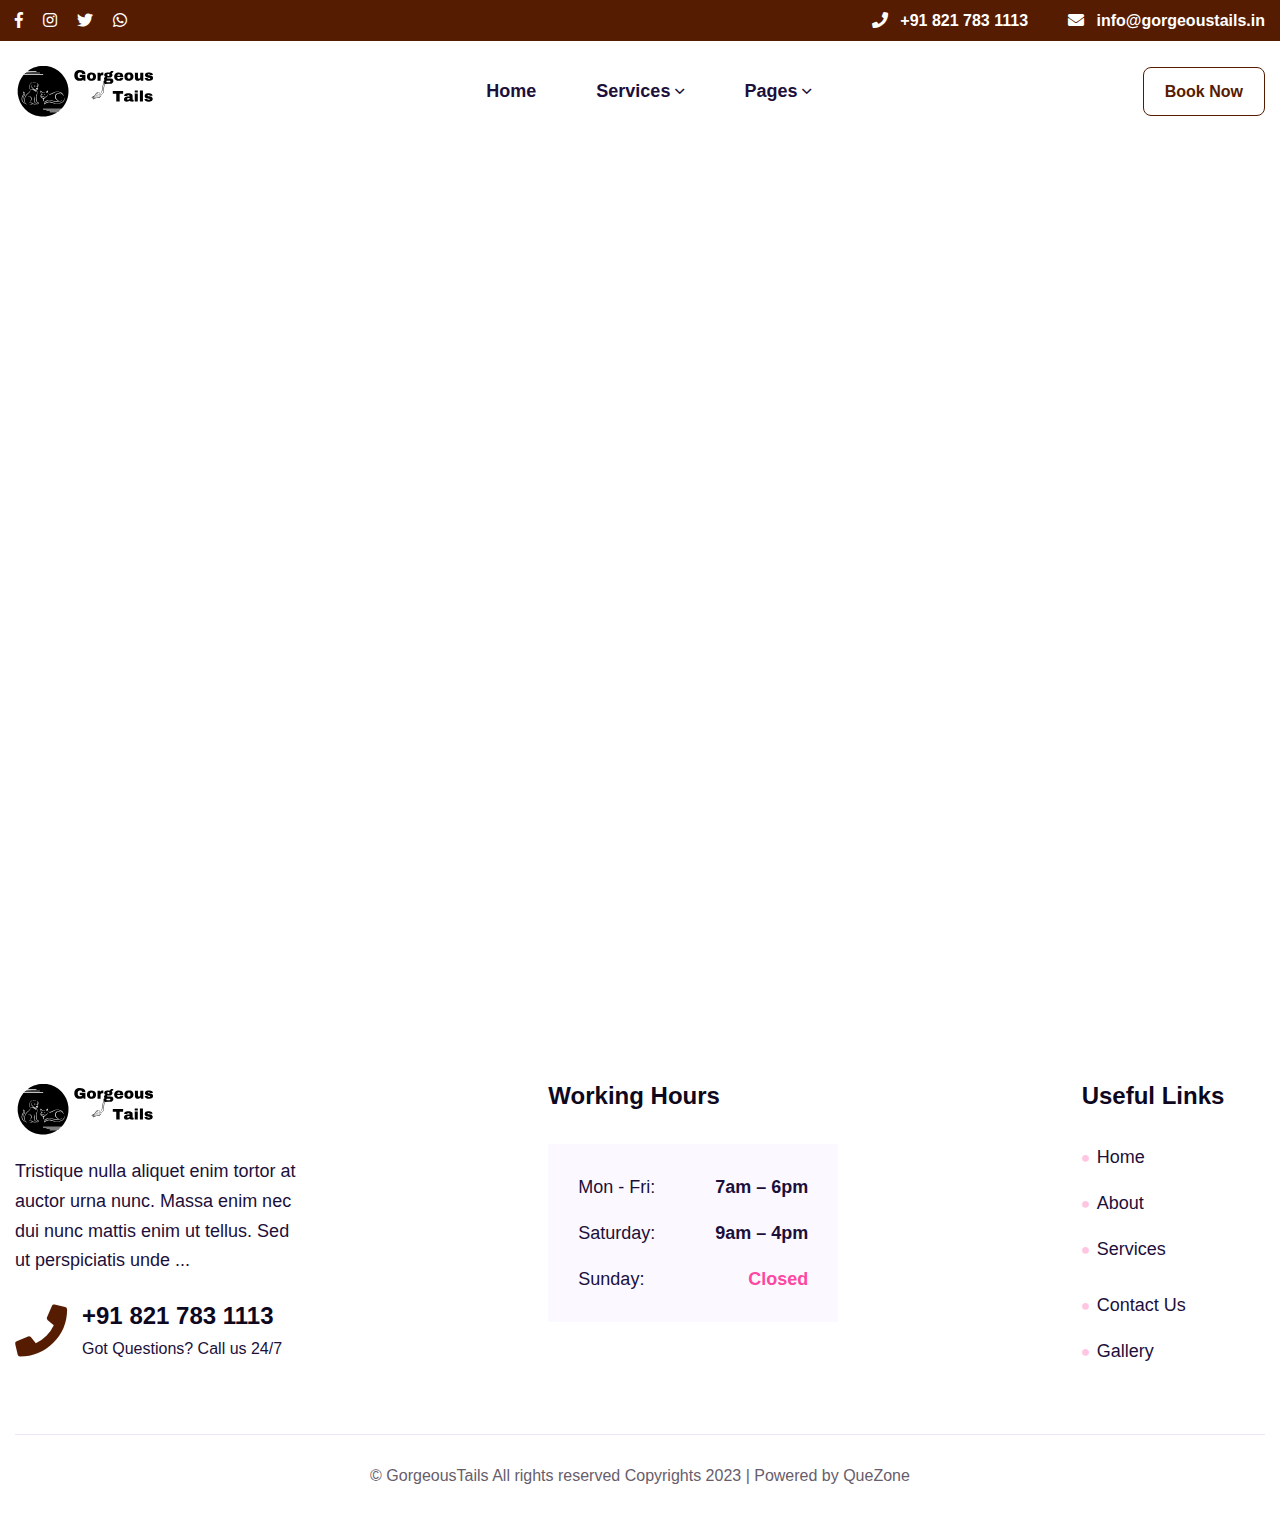
<file: manage-booking.html>
<!doctype html>
<html lang="zxx">
<head>
  <meta charset="utf-8">
  <meta name="viewport" content="width=device-width,initial-scale=1,shrink-to-fit=no">
  <meta http-equiv="x-ua-compatible" content="ie=edge">
  <title>Manage Bookings - GorgeousTails – Pet Care Service </title>
  <link rel="shortcut icon" href="assets/images/logo/favourite_icon.svg">
  <link rel="stylesheet" type="text/css" href="assets/css/all.css">
</head>

<body>
  <div class="body_wrap">
    <div class="backtotop"><a href="#" class="scroll"><i class="far fa-arrow-up"></i></a></div>
    <header class="header_section header_default">
      <div class="header_top">
        <div class="container">
          <ul class="social_links unorder_list">
            <li><a href="#!"><i class="fab fa-facebook-f"></i></a></li>
            <li><a href="#!"><i class="fab fa-instagram"></i></a></li>
            <li><a href="#!"><i class="fab fa-twitter"></i></a></li>
            <li><a href="#!"><i class="fab fa-whatsapp"></i></a></li>
          </ul>
          <ul class="icon_list unorder_list">
            <li><a href="tel:+918217831113"><i class="fas fa-phone"></i> <span>+91 821 783 1113</span></a></li>
            <li><a href="mailto:info@gorgeoustails.in"><i class="fas fa-envelope"></i> <span>info@gorgeoustails.in</span></a></li>
          </ul>
        </div>
      </div>
      <div class="header_bottom">
        <div class="container">
          <div class="site_logo"><a href="index.html"><img class="logo_before" src="assets/images/logo/logo.svg"
                alt="Gorgeous Tails"></a></div>
          <nav class="main_menu navbar navbar-expand-lg">
            <div class="main_menu_inner collapse navbar-collapse" id="main_menu_dropdown">
              <ul class="main_menu_list unorder_list_center">
                <li ><a class="nav-link" href="index.html" id="home_submenu" role="button" aria-expanded="false">Home</a>
                </li>
                <li class="dropdown"><a class="nav-link" href="#" id="service_submenu" role="button"
                    data-bs-toggle="dropdown" aria-expanded="false">Services</a>
                  <ul class="dropdown-menu" aria-labelledby="service_submenu">
                    <li><a href="service.html">Our Service</a></li>
                    <li><a href="service_details.html">Service Details</a></li>
                    <li><a href="gallery.html">Our Gallery</a></li>
                  </ul>
                </li>
                <li class="dropdown"><a class="nav-link" href="#" id="pages_submenu" role="button"
                    data-bs-toggle="dropdown" aria-expanded="false">Pages</a>
                  <ul class="dropdown-menu" aria-labelledby="pages_submenu">
                    <li><a href="about.html">About Us</a></li>
                    <li><a href="contact.html">Contact Us</a></li>
                  </ul>
                </li>
              </ul>
            </div>
          </nav>
          <ul class="header_btns_group unorder_list_right">
            <a href="book-now.html" class="cart_btn" role="button">Book Now</a>
          </ul>
        </div>
      </div>
    </header>
    <main>
      <section class="booking_section pb-0">
        <div class="pt-0">
            <div style="position:relative;padding-top:56.25%;" class="iframebox">
                <iframe src="https://testing.que.zone/p/bookings" frameborder="0" allowfullscreen
                style="position:absolute;top:0;left:0;width:100%;height:100%;"></iframe>
            </div>
        </div>
      </section>  
    </main>
    <footer class="footer_section">
      <div class="footer_widget_area section_space_lg">
        <div class="container">
          <div class="row justify-content-lg-between">
            <div class="col col-lg-3 col-md-6 col-sm-6">
              <div class="footer_widget footer_about">
                <div class="site_logo"><a href="index.html"><img class="logo_before" src="assets/images/logo/logo.svg"
                      alt="GorgeousTails Logo"></a></div>
                <p>Tristique nulla aliquet enim tortor at auctor urna nunc. Massa enim nec dui nunc mattis enim ut
                  tellus. Sed ut perspiciatis unde ...</p>
                <div class="footer_hotline iconbox_item iconbox_lefticon">
                  <div class="item_icon"><i class="fas fa-phone"></i></div>
                  <div class="item_content">
                    <h3 class="item_title"><a href="tel:+918217831113">+91 821 783 1113</a></h3>
                    <p class="mb-0">Got Questions? Call us 24/7</p>
                  </div>
                </div>
              </div>
            </div>
            <div class="col col-lg-3 col-md-6 col-sm-6">
              <div class="footer_widget">
                <h3 class="footer_widget_title">Working Hours</h3>
                <div class="office_hour">
                  <ul class="unorder_list_block">
                    <li><span>Mon - Fri:</span> <span>7am – 6pm</span></li>
                    <li><span>Saturday:</span> <span>9am – 4pm</span></li>
                    <li><span>Sunday:</span> <span><strong>Closed</strong></span></li>
                  </ul>
                </div>
              </div>
            </div>
            <div class="col col-lg-2 col-md-6 col-sm-6">
              <div class="footer_widget">
                <h3 class="footer_widget_title">Useful Links</h3>
                <div class="page_list">
                  <ul class="unorder_list_block">
                    <li><a href="index.html"><i class="fas fa-circle"></i>Home</a></li>
                    <li><a href="about.html"><i class="fas fa-circle"></i>About</a></li>
                    <li><a href="service.html"><i class="fas fa-circle"></i>Services</a></li>
                    
                  </ul>
                  <ul class="unorder_list_block">
                    <li><a href="contact.html"><i class="fas fa-circle"></i>Contact Us</a></li>
                    <li><a href="gallery.html"><i class="fas fa-circle"></i>Gallery</a></li>
                  </ul>
                </div>
              </div>
            </div>
            
          </div>
        </div>
      </div>
      <div class="footer_bottom">
        <div class="container">
          <p class="copyrights_text text-center"> © GorgeousTails  All rights reserved
            Copyrights 2023 | Powered by <a href="https://que.zone">QueZone</a></p>
        </div>
      </div>
    </footer>
  </div>
  <script src="assets/js/jquery.min.js"></script>
  <script src="assets/js/popper.min.js"></script>
  <script src="assets/js/bootstrap.min.js"></script>
  <script src="assets/js/bootstrap-dropdown-ml-hack.js"></script>
  <script src="assets/js/slick.min.js"></script>
  <script src="assets/js/magnific-popup.min.js"></script>
  <script src="assets/js/nice-select.min.js"></script>
  <script src="assets/js/jquery-ui.js"></script>
  <script src="assets/js/vanilla-calendar.min.js"></script>
  <script src="assets/js/countdown.js"></script>
  <script src="assets/js/main.js"></script>
  <script async src="https://www.googletagmanager.com/gtag/js?id=G-TSZFRP5V2X"></script>
  <script>window.dataLayer = window.dataLayer || [];
    function gtag() { dataLayer.push(arguments); }
    gtag('js', new Date());

    gtag('config', 'G-TSZFRP5V2X');</script>
</body>
</html>
</file>
